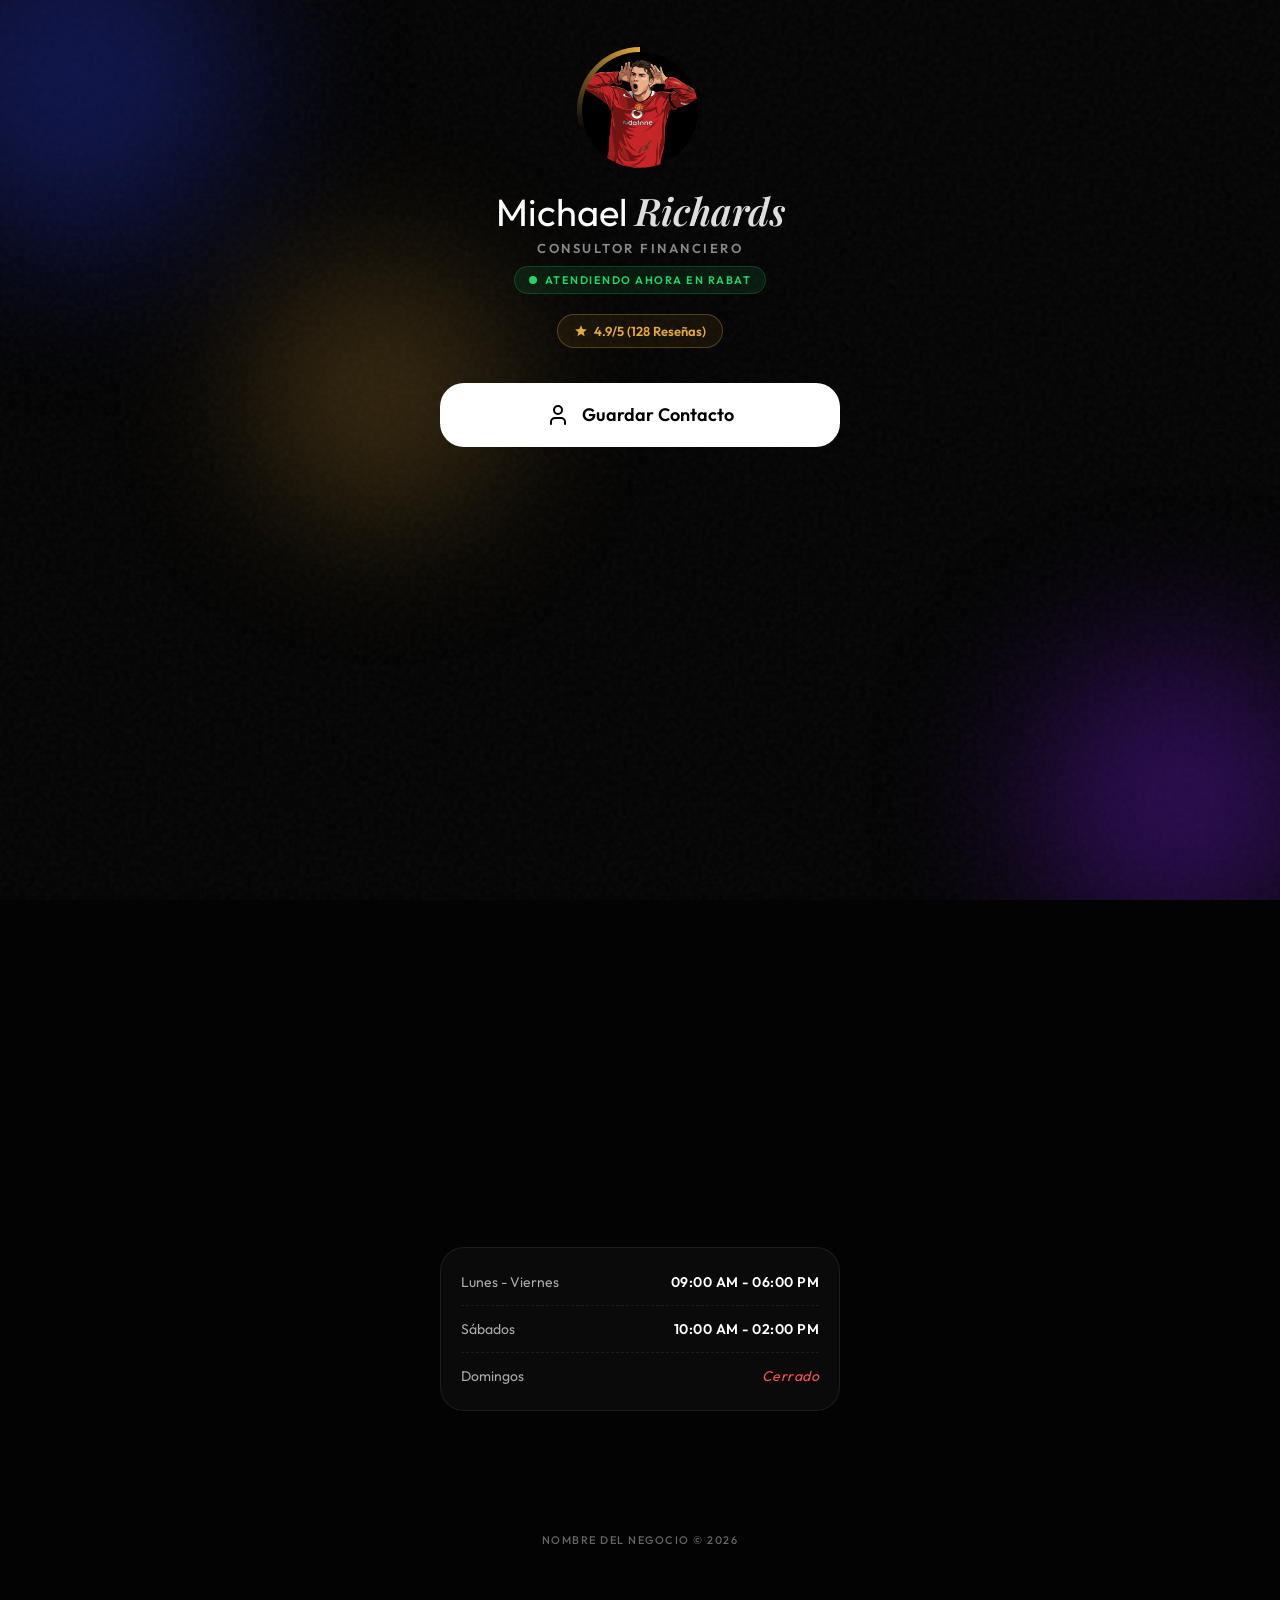
<file: cafe-luna/index.html>
<!DOCTYPE html>
<html lang="es">
<head>
    <meta charset="UTF-8">
    <meta name="viewport" content="width=device-width, initial-scale=1.0, maximum-scale=1.0, user-scalable=no">
    <meta name="robots" content="noindex, nofollow">
    <!-- ========================================== -->
    <!-- ✏️ INSERTA EL TÍTULO DE LA PÁGINA AQUÍ -->
    <title>Tarjeta Virtual VIP - Premium Edition</title>
    <!-- ========================================== -->

    <!-- FUENTES GOOGLE (Outfit para modernidad, Playfair Display para elegancia) -->
    <link rel="preconnect" href="https://fonts.googleapis.com">
    <link rel="preconnect" href="https://fonts.gstatic.com" crossorigin>
    <link href="https://fonts.googleapis.com/css2?family=Outfit:wght@300;400;500;600;800&family=Playfair+Display:ital,wght@1,600&display=swap" rel="stylesheet">

    <!-- CONEXIÓN AL ARCHIVO CSS EXTERNO -->
    <link rel="stylesheet" href="style.css">
</head>
<body>

    <!-- Degradados globales SVG -->
    <svg class="svg-defs">
        <defs>
            <radialGradient id="ig-gradient" r="150%" cx="30%" cy="107%">
                <stop stop-color="#fdf497" offset="0"></stop>
                <stop stop-color="#fd5949" offset="0.45"></stop>
                <stop stop-color="#d6249f" offset="0.6"></stop>
                <stop stop-color="#285AEB" offset="0.9"></stop>
            </radialGradient>
        </defs>
    </svg>

    

  <!-- Fondo Aura Líquida -->
    <div class="liquid-bg">
        <div class="blob blob-1"></div>
        <div class="blob blob-2"></div>
        <div class="blob blob-3"></div>
    </div>

    <div class="app-container">
        
        <!-- ========================================== -->
        <!-- 🧑‍💼 1. NUEVA CABECERA (Estilo Michael Richards) -->
        <!-- ========================================== -->
        <header class="profile-header">
            <!-- Logo con anillo perimetral -->
            <div class="logo-wrapper">
                <div class="logo-ring"></div>
                <!-- 🖼️ FOTO DEL CLIENTE: PONER la ruta de la foto -->
                <img src="assets/cristiano todod oidos.png" class="logo" alt="Logotipo del Cliente">
            </div>
            
            <!-- ✏️ NOMBRE (Sans-serif + Serif Itálica) -->
            <h1 class="name">Michael <span>Richards</span></h1>
            
            <!-- ✏️ CARGO -->
            <p class="role">Consultor Financiero</p>

            <!-- INDICADOR DE ESTADO el puntito verde -->
            <div class="live-status">
                <span class="pulse-dot"></span>
                Atendiendo ahora en Rabat
            </div>
            
            <!-- ⭐ ETIQUETA DE CONFIANZA -->
            <div class="trust-badge">
                <svg viewBox="0 0 24 24"><path d="M12 17.27L18.18 21l-1.64-7.03L22 9.24l-7.19-.61L12 2 9.19 8.63 2 9.24l5.46 4.73L5.82 21z"/></svg>
                4.9/5 (128 Reseñas)
            </div>
        </header>

        <!-- ========================================== -->
        <!-- 📥 2. BOTÓN PRINCIPAL -->
        <!-- ========================================== -->
        <div class="btn-wrapper">
            <a href="assets/contacto.vcf" download="contacto.vcf" class="btn-massive">
                <svg viewBox="0 0 24 24" stroke-linecap="round" stroke-linejoin="round">
                    <path d="M19 21v-2a4 4 0 0 0-4-4H9a4 4 0 0 0-4 4v2"></path>
                    <circle cx="12" cy="7" r="4"></circle>
                </svg>
                Guardar Contacto
            </a>
        </div>

        <!-- ========================================== -->
        <!-- 🍱 4. BENTO GRID (Contacto Rápido) -->
        <!-- ========================================== -->
        <h2 class="section-header">Contacto Rápido</h2>
        <div class="bento-grid">
            
            <!-- WHATSAPP -->
            <a href="https://wa.me/1234567890" target="_blank" class="bento-item bento-wa">
                <svg class="bento-icon-main" viewBox="0 0 24 24"><path fill="#25D366" d="M17.47 14.38c-.3-.15-1.76-.87-2.03-.97-.27-.1-.47-.15-.67.15-.2.3-.77.97-.94 1.16-.17.2-.35.22-.64.08-.3-.15-1.26-.46-2.4-1.48-.88-.79-1.48-1.76-1.65-2.06-.17-.3 0-.46.13-.61.13-.13.3-.35.45-.52.15-.17.2-.3.3-.5.1-.2.05-.37-.03-.52-.07-.15-.67-1.61-.92-2.21-.24-.58-.49-.5-.67-.51a12.8 12.8 0 00-.57-.01c-.2 0-.52.07-.79.37-.27.3-1.04 1.02-1.04 2.48 0 1.46 1.07 2.88 1.21 3.07.15.2 2.1 3.2 5.08 4.49.71.3 1.26.49 1.69.62.71.23 1.36.2 1.87.12.57-.09 1.76-.72 2.01-1.41.25-.7.25-1.29.17-1.41-.07-.12-.27-.2-.57-.35m-5.42 7.4h0a9.87 9.87 0 01-5.03-1.38l-.36-.21-3.74.98 1-3.65-.24-.37a9.86 9.86 0 01-1.51-5.26c0-5.45 4.44-9.88 9.89-9.88 2.64 0 5.12 1.03 6.99 2.9a9.82 9.82 0 012.89 6.99c0 5.45-4.44 9.88-9.88 9.88m8.41-18.3A11.82 11.82 0 0012.05 0C5.5 0 .16 5.34.16 11.89c0 2.1.55 4.14 1.59 5.95L.06 24l6.3-1.65a11.88 11.88 0 005.69 1.45h0c6.55 0 11.89-5.34 11.89-11.89a11.82 11.82 0 00-3.48-8.41z"/></svg>
                <svg class="bento-bg-icon" viewBox="0 0 24 24"><path fill="#FFF" d="M17.47 14.38c-.3-.15-1.76-.87-2.03-.97-.27-.1-.47-.15-.67.15-.2.3-.77.97-.94 1.16-.17.2-.35.22-.64.08-.3-.15-1.26-.46-2.4-1.48-.88-.79-1.48-1.76-1.65-2.06-.17-.3 0-.46.13-.61.13-.13.3-.35.45-.52.15-.17.2-.3.3-.5.1-.2.05-.37-.03-.52-.07-.15-.67-1.61-.92-2.21-.24-.58-.49-.5-.67-.51a12.8 12.8 0 00-.57-.01c-.2 0-.52.07-.79.37-.27.3-1.04 1.02-1.04 2.48 0 1.46 1.07 2.88 1.21 3.07.15.2 2.1 3.2 5.08 4.49.71.3 1.26.49 1.69.62.71.23 1.36.2 1.87.12.57-.09 1.76-.72 2.01-1.41.25-.7.25-1.29.17-1.41-.07-.12-.27-.2-.57-.35m-5.42 7.4h0a9.87 9.87 0 01-5.03-1.38l-.36-.21-3.74.98 1-3.65-.24-.37a9.86 9.86 0 01-1.51-5.26c0-5.45 4.44-9.88 9.89-9.88 2.64 0 5.12 1.03 6.99 2.9a9.82 9.82 0 012.89 6.99c0 5.45-4.44 9.88-9.88 9.88m8.41-18.3A11.82 11.82 0 0012.05 0C5.5 0 .16 5.34.16 11.89c0 2.1.55 4.14 1.59 5.95L.06 24l6.3-1.65a11.88 11.88 0 005.69 1.45h0c6.55 0 11.89-5.34 11.89-11.89a11.82 11.82 0 00-3.48-8.41z"/></svg>
                <div>
                    <h3 class="bento-title">WhatsApp</h3>
                    <p class="bento-sub">Charlemos</p>
                </div>
            </a>

            <!-- INSTAGRAM -->
            <a href="https://instagram.com" target="_blank" class="bento-item bento-ig">
                <svg class="bento-icon-main" viewBox="0 0 24 24"><path fill="url(#ig-gradient)" d="M12 2.163c3.204 0 3.584.012 4.85.07 3.252.148 4.771 1.691 4.919 4.919.058 1.265.069 1.645.069 4.849 0 3.205-.012 3.584-.069 4.849-.149 3.225-1.664 4.771-4.919 4.919-1.266.058-1.644.07-4.85.07-3.204 0-3.584-.012-4.849-.07-3.26-.149-4.771-1.699-4.919-4.92-.058-1.265-.07-1.644-.07-4.849 0-3.204.013-3.583.07-4.849.149-3.227 1.664-4.771 4.919-4.919 1.266-.057 1.645-.069 4.849-.069zM12 0C8.741 0 8.333.014 7.053.072 2.695.272.273 2.69.073 7.052.014 8.333 0 8.741 0 12c0 3.259.014 3.668.072 4.948.2 4.358 2.618 6.78 6.98 6.98C8.333 23.986 8.741 24 12 24c3.259 0 3.668-.014 4.948-.072 4.354-.2 6.782-2.618 6.979-6.98.059-1.28.073-1.689.073-4.948 0-3.259-.014-3.667-.072-4.947-.196-4.354-2.617-6.78-6.979-6.98C15.668.014 15.259 0 12 0zm0 5.838a6.162 6.162 0 100 12.324 6.162 6.162 0 000-12.324zM12 16a4 4 0 110-8 4 4 0 010 8zm6.406-11.845a1.44 1.44 0 100 2.881 1.44 1.44 0 000-2.881z"/></svg>
                <svg class="bento-bg-icon" viewBox="0 0 24 24"><path fill="#FFF" d="M12 2.163c3.204 0 3.584.012 4.85.07 3.252.148 4.771 1.691 4.919 4.919.058 1.265.069 1.645.069 4.849 0 3.205-.012 3.584-.069 4.849-.149 3.225-1.664 4.771-4.919 4.919-1.266.058-1.644.07-4.85.07-3.204 0-3.584-.012-4.849-.07-3.26-.149-4.771-1.699-4.919-4.92-.058-1.265-.07-1.644-.07-4.849 0-3.204.013-3.583.07-4.849.149-3.227 1.664-4.771 4.919-4.919 1.266-.057 1.645-.069 4.849-.069zM12 0C8.741 0 8.333.014 7.053.072 2.695.272.273 2.69.073 7.052.014 8.333 0 8.741 0 12c0 3.259.014 3.668.072 4.948.2 4.358 2.618 6.78 6.98 6.98C8.333 23.986 8.741 24 12 24c3.259 0 3.668-.014 4.948-.072 4.354-.2 6.782-2.618 6.979-6.98.059-1.28.073-1.689.073-4.948 0-3.259-.014-3.667-.072-4.947-.196-4.354-2.617-6.78-6.979-6.98C15.668.014 15.259 0 12 0zm0 5.838a6.162 6.162 0 100 12.324 6.162 6.162 0 000-12.324zM12 16a4 4 0 110-8 4 4 0 010 8zm6.406-11.845a1.44 1.44 0 100 2.881 1.44 1.44 0 000-2.881z"/></svg>
                <div>
                    <h3 class="bento-title">Instagram</h3>
                    <p class="bento-sub">@tu_usuario</p>
                </div>
            </a>

            <!-- SITIO WEB (Panorámico) -->
            <a href="https://tuweb.com" target="_blank" class="bento-item bento-web">
                <svg class="bento-icon-main" viewBox="0 0 24 24" fill="none" stroke="#285AEB" stroke-width="2" stroke-linecap="round" stroke-linejoin="round">
                    <circle cx="12" cy="12" r="10"></circle>
                    <path d="M12 2a15.3 15.3 0 0 1 4 10 15.3 15.3 0 0 1-4 10 15.3 15.3 0 0 1-4-10 15.3 15.3 0 0 1 4-10z"></path>
                    <path d="M2 12h20"></path>
                </svg>
                <svg class="bento-bg-icon" viewBox="0 0 24 24" fill="none" stroke="#FFF" stroke-width="1"><circle cx="12" cy="12" r="10"></circle><path d="M12 2a15.3 15.3 0 0 1 4 10 15.3 15.3 0 0 1-4 10 15.3 15.3 0 0 1-4-10 15.3 15.3 0 0 1 4-10z"></path><path d="M2 12h20"></path></svg>
                <div class="bento-text">
                    <h3 class="bento-title">Sitio Web Oficial</h3>
                    <p class="bento-sub">Visita nuestro portafolio →</p>
                </div>
            </a>

            <!-- TIKTOK -->
            <a href="https://tiktok.com/@tu_usuario" target="_blank" class="bento-item bento-tiktok">
                <svg class="bento-icon-main" viewBox="0 0 24 24" fill="#FFFFFF" style="filter: drop-shadow(2px 2px 0px #FE2C55) drop-shadow(-2px -2px 0px #25F4EE);">
                    <path d="M19.59 6.69a4.83 4.83 0 01-3.77-4.25V2h-3.45v13.67a2.89 2.89 0 01-5.2 1.74 2.89 2.89 0 012.31-4.64 2.93 2.93 0 01.88.13V9.4a6.84 6.84 0 00-1-.05A6.33 6.33 0 005 20.1a6.34 6.34 0 0010.86-4.43v-7a8.16 8.16 0 004.77 1.52v-3.4a4.85 4.85 0 01-1-.1z"/>
                </svg>
                <svg class="bento-bg-icon" viewBox="0 0 24 24" fill="#FFF"><path d="M19.59 6.69a4.83 4.83 0 01-3.77-4.25V2h-3.45v13.67a2.89 2.89 0 01-5.2 1.74 2.89 2.89 0 012.31-4.64 2.93 2.93 0 01.88.13V9.4a6.84 6.84 0 00-1-.05A6.33 6.33 0 005 20.1a6.34 6.34 0 0010.86-4.43v-7a8.16 8.16 0 004.77 1.52v-3.4a4.85 4.85 0 01-1-.1z"/></svg>
                <div>
                    <h3 class="bento-title">TikTok</h3>
                    <p class="bento-sub">Contenido viral</p>
                </div>
            </a>


         

            <!-- 📱 NUEVO CUADRO 7: COMPARTIR (MENÚ NATIVO DEL MÓVIL) -->
            <a href="#" onclick="if(navigator.share){ navigator.share({ title: 'Perfil Profesional', text: 'Te comparto este contacto:', url: window.location.href }); } else { window.open('https://api.whatsapp.com/send?text=Te%20comparto%20este%20contacto:%20' + window.location.href); } return false;" class="bento-item" style="animation-delay: 0.7s; aspect-ratio: 1; border: 1px dashed rgba(255,255,255,0.3); background: rgba(255,255,255,0.02);">
                
                <svg class="bento-icon-main" viewBox="0 0 24 24" fill="none" stroke="#FFF" stroke-width="1.5" stroke-linecap="round" stroke-linejoin="round">
                    <!-- Icono de Compartir estándar de iOS -->
                    <path d="M4 12v8a2 2 0 0 0 2 2h12a2 2 0 0 0 2-2v-8"></path>
                    <polyline points="16 6 12 2 8 6"></polyline>
                    <line x1="12" y1="2" x2="12" y2="15"></line>
                </svg>
                
                <svg class="bento-bg-icon" viewBox="0 0 24 24" fill="none" stroke="#FFF" stroke-width="1"><path d="M4 12v8a2 2 0 0 0 2 2h12a2 2 0 0 0 2-2v-8"></path><polyline points="16 6 12 2 8 6"></polyline></svg>
                
                <div>
                    <h3 class="bento-title">Compartir</h3>
                    <p class="bento-sub">Enviar Perfil</p>
                </div>
            </a>

            <!-- MAPA (Panorámico) -->
            <a href="https://maps.google.com" target="_blank" class="bento-item bento-map">
                <svg class="bento-icon-main" viewBox="0 0 24 24" fill="none" stroke="#EA4335" stroke-width="2" stroke-linecap="round" stroke-linejoin="round">
                    <path d="M21 10c0 7-9 13-9 13s-9-6-9-13a9 9 0 0 1 18 0z"></path>
                    <circle cx="12" cy="10" r="3"></circle>
                </svg>
                <svg class="bento-bg-icon" viewBox="0 0 24 24" fill="none" stroke="#FFF" stroke-width="2"><path d="M21 10c0 7-9 13-9 13s-9-6-9-13a9 9 0 0 1 18 0z"></path></svg>
                <div class="bento-text">
                    <h3 class="bento-title">Nuestra Oficina</h3>
                    <p class="bento-sub">Abrir en Google Maps →</p>
                </div>
            </a>

            <!-- CORREO (Panorámico) -->
            <a href="mailto:hola@ejemplo.com" class="bento-item bento-mail">
                <svg class="bento-icon-main" viewBox="0 0 24 24" fill="none" stroke="#F4B400" stroke-width="2" stroke-linecap="round" stroke-linejoin="round"><path d="M4 4h16c1.1 0 2 .9 2 2v12c0 1.1-.9 2-2 2H4c-1.1 0-2-.9-2-2V6c0-1.1.9-2 2-2z"></path><polyline points="22,6 12,13 2,6"></polyline></svg>
                <svg class="bento-bg-icon" viewBox="0 0 24 24" fill="none" stroke="#FFF" stroke-width="1"><path d="M4 4h16c1.1 0 2 .9 2 2v12c0 1.1-.9 2-2 2H4c-1.1 0-2-.9-2-2V6c0-1.1.9-2 2-2z"></path><polyline points="22,6 12,13 2,6"></polyline></svg>
                <div class="bento-text">
                    <h3 class="bento-title">Envíanos un Correo</h3>
                    <p class="bento-sub">hola@tuweb.com</p>
                </div>
            </a>

        </div>

        <!-- ========================================== -->
        <!-- 🕒 5. HORARIO DE ATENCIÓN (NUEVO) -->
        <!-- ========================================== -->
        <h2 class="section-header">Horario de Atención</h2>
        
        <div class="schedule-card">
            
            <!-- ✏️ DÍAS LABORABLES -->
            <div class="schedule-row">
                <span class="day">Lunes - Viernes</span>
                <span class="hours">09:00 AM - 06:00 PM</span>
            </div>
            
            <!-- ✏️ FINES DE SEMANA (SÁBADO) -->
            <div class="schedule-row">
                <span class="day">Sábados</span>
                <span class="hours">10:00 AM - 02:00 PM</span>
            </div>
            
            <!-- ✏️ CERRADO (Usa la clase "closed" para que se pinte rojo) -->
            <div class="schedule-row closed">
                <span class="day">Domingos</span>
                <span class="hours">Cerrado</span>
            </div>
        </div>

        <a href="#" style="grid-column: span 2; display: flex; flex-direction: row; align-items: center; cursor: default;" class="bento-item">
    <svg class="bento-icon-main" style="margin-bottom: 0; margin-right: 15px; width: 40px; height: 40px;" viewBox="0 0 24 24" fill="none" stroke="#FFFFFF" stroke-width="2"><path d="M5 12.55a11 11 0 0 1 14.08 0"></path><path d="M1.42 9a16 16 0 0 1 21.16 0"></path><path d="M8.53 16.11a6 6 0 0 1 6.95 0"></path><line x1="12" y1="20" x2="12.01" y2="20"></line></svg>
    <div class="bento-text" style="display: flex; flex-direction: column;">
        <h3 class="bento-title">Wi-Fi: CafeVIP_5G</h3>
        <p class="bento-sub">Contraseña: cafe12345</p>
    </div>
</a>

        <!-- ========================================== -->
        <!-- 📝 FOOTER / COPYRIGHT                      -->
        <!-- ========================================== -->
        <div class="footer-copy">Nombre del Negocio &copy; 2026</div>
    </div>
</body>
</html>
</file>
<file: cafe-luna/style.css>
/* ========================================== */
        /* 🎨 VARIABLES Y ENTORNO BASE */
        /* ========================================== */
        :root {
            --color-bg: #030303; /* Negro casi absoluto */
            --color-text: #FFFFFF;
            --color-glass: rgba(255, 255, 255, 0.03);
            --color-glass-border: rgba(255, 255, 255, 0.08);
            --color-gold: #E5A93C;
            --color-gold-bg: rgba(229, 169, 60, 0.08);
        }

        * {
            margin: 0;
            padding: 0;
            box-sizing: border-box;
            -webkit-tap-highlight-color: transparent; /* Evita el parpadeo azul en móviles */
        }
        body {
            font-family: 'Outfit', sans-serif;
            background-color: var(--color-bg);
            color: var(--color-text);
            display: flex;
            justify-content: center;
            min-height: 100vh;
            overflow-x: hidden;
            position: relative;
        }
        /* ========================================== */
        /* EFECTO A: TEXTURA MATTE TITANIUM (GRAIN)   */
        /* ========================================== */
 /* ========================================== */
        /* FONDO AURA LÍQUIDA (NIVEL APPLE)           */
        /* ========================================== */
        .liquid-bg {
            position: fixed; 
            top: 0; left: 0; 
            width: 100vw; height: 100vh;
            /* El z-index es -2 para que esté debajo de toda la web */
            z-index: 1; 
            overflow: hidden; 
            pointer-events: none;
        }

        .blob {
            position: absolute;
            border-radius: 50%;
            /* Filtro de desenfoque masivo para que parezca luz líquida */
            filter: blur(80px);
            opacity: 0.6; /* Aumentado para que brille más */
            animation: liquidMotion 20s infinite alternate cubic-bezier(0.4, 0, 0.2, 1);
        }

        .blob-1 {
            width: 350px; height: 350px;
            background: #1A237E; /* Zafiro Profundo */
            top: -100px; left: -100px;
        }

        .blob-2 {
            width: 300px; height: 300px;
            background: #4A148C; /* Amatista */
            bottom: -50px; right: -50px;
            animation-delay: -5s;
        }

        .blob-3 {
            width: 250px; height: 250px;
            background: var(--color-gold); /* Oro corporativo */
            top: 30%; left: 20%;
            opacity: 0.25; 
            animation-delay: -10s;
        }

        @keyframes liquidMotion {
            0% { transform: translate(0, 0) scale(1) rotate(0deg); }
            50% { transform: translate(60px, 120px) scale(1.3) rotate(180deg); }
            100% { transform: translate(-40px, 60px) scale(0.9) rotate(360deg); }
        }

        /* ========================================== */
        /* EFECTO A: TEXTURA MATTE TITANIUM (GRAIN)   */
        /* ========================================== */
        body::after {
            /* IMPORTANTE: Usamos ::after para poner la textura POR ENCIMA de las luces */
            content: "";
            position: fixed;
            top: 0; left: 0; width: 100vw; height: 100vh;
            background-image: url("data:image/svg+xml,%3Csvg viewBox='0 0 200 200' xmlns='http://www.w3.org/2000/svg'%3E%3Cfilter id='noiseFilter'%3E%3CfeTurbulence type='fractalNoise' baseFrequency='0.85' numOctaves='3' stitchTiles='stitch'/%3E%3C/filter%3E%3Crect width='100%25' height='100%25' filter='url(%23noiseFilter)'/%3E%3C/svg%3E");
            opacity: 0.05; 
            pointer-events: none; 
            z-index: -2; 
        }

        /* Contenedor Principal */
        .app-container {
            width: 100%;
            max-width: 440px; 
            padding: 50px 20px 60px 20px;
            display: flex;
            flex-direction: column;
            position: relative;
            z-index: 10;
        }

        /* ========================================== */
        /* 🧑‍💼 1. CABECERA CENTRADA (Estilo Michael Richards) */
        /* ========================================== */
        .profile-header {
            text-align: center;
            display: flex;
            flex-direction: column;
            align-items: center;
            margin-bottom: 35px;
            animation: slideUp 0.8s cubic-bezier(0.16, 1, 0.3, 1) forwards;
        }

        /* ========================================== */
        /* EFECTO 1: LUZ PERIMETRAL ROTATORIA */
        /* ========================================== */
        .logo-wrapper {
            position: relative;
            width: 120px; height: 120px;
            margin: 0 auto 20px auto;
            border-radius: 50%;
            display: flex;
            justify-content: center;
            align-items: center;
        }
        
        .logo-ring {
            position: absolute;
            top: -3px; left: -3px; right: -3px; bottom: -3px;
            border-radius: 50%;
            /* El gradiente que crea el "rayo de luz" */
            background: conic-gradient(from 0deg, transparent 70%, var(--color-gold) 100%);
            animation: spinLight 2.5s linear infinite;
            z-index: 1;
        }

        /* Máscara oscura para que la luz solo se vea en el borde */
        .logo-mask {
            position: absolute;
            inset: 2px;
            background: var(--color-bg);
            border-radius: 50%;
            z-index: 2;
        }
        
        .logo {
            width: 100%; height: 100%;
            border-radius: 50%;
            object-fit: cover;
            position: relative;
            z-index: 3;
            border: 2px solid transparent; 
        }

        @keyframes spinLight {
            0% { transform: rotate(0deg); }
            100% { transform: rotate(360deg); }
        }
        .name {
            font-size: 38px;
            font-weight: 400;
            line-height: 1.1;
            margin-bottom: 6px;
            color: #FFFFFF;
        }
        
        .name span {
            font-family: 'Playfair Display', serif;
            font-weight: 600;
            font-style: italic;
            color: #DDDDDD;
        }

        .role {
            font-size: 13px;
            color: #888888;
            letter-spacing: 2.5px;
            text-transform: uppercase;
            margin-bottom: 20px;
            font-weight: 600;
        }

        /* Etiqueta de Confianza Dorada */
        .trust-badge {
            display: inline-flex;
            align-items: center;
            gap: 6px;
            background: var(--color-gold-bg);
            border: 1px solid rgba(229, 169, 60, 0.3);
            padding: 8px 16px;
            border-radius: 30px;
            font-size: 13px;
            color: var(--color-gold);
            font-weight: 600;
        }
        .trust-badge svg { width: 14px; height: 14px; fill: var(--color-gold); }


     /* ========================================== */
        /* EFECTO 3: PULSO DE RADAR (Contenedor) */
        /* ========================================== */
        .btn-wrapper {
            position: relative;
            width: 100%;
            margin-bottom: 30px;
            animation: slideUp 0.8s cubic-bezier(0.16, 1, 0.3, 1) forwards;
            opacity: 0;
            animation-delay: 0.1s;
        }

        /* La onda de luz que se expande */
        .btn-wrapper::before {
            content: '';
            position: absolute;
            inset: 0;
            border-radius: 24px;
            box-shadow: 0 0 0 0 rgba(255, 255, 255, 0.4);
            animation: pulseWave 2s infinite cubic-bezier(0.66, 0, 0, 1);
            z-index: -1;
        }

        @keyframes pulseWave {
            0% { box-shadow: 0 0 0 0 rgba(255, 255, 255, 0.4); }
            100% { box-shadow: 0 0 0 20px rgba(255, 255, 255, 0); }
        }

        /* ========================================== */
        /* 📥 BOTÓN PRINCIPAL (Guardar Contacto) */
        /* ========================================== */
        .btn-massive {
            width: 100%;
            background: #FFFFFF;
            color: #000000;
            padding: 20px;
            border-radius: 24px;
            font-size: 18px;
            font-weight: 600;
            text-align: center;
            text-decoration: none;
            display: flex;
            justify-content: center;
            align-items: center;
            gap: 12px;
            position: relative;
            overflow: hidden;
            /* Transición suave para el release */
            transition: all 0.4s cubic-bezier(0.25, 1, 0.5, 1);
        }

        

        .btn-massive svg { width: 24px; height: 24px; fill: none; stroke: #000; stroke-width: 2; }

        /* ========================================== */
        /* 🛒 CARRUSEL DE SERVICIOS */
        /* ========================================== */
        .carousel-container {
            display: flex;
            overflow-x: auto;
            scroll-snap-type: x mandatory;
            gap: 12px;
            padding-bottom: 25px;
            /* Ocultar barra de scroll */
            scrollbar-width: none; 
            -ms-overflow-style: none;
            animation: slideUp 0.8s cubic-bezier(0.16, 1, 0.3, 1) forwards;
            opacity: 0;
            animation-delay: 0.2s;
        }
        .carousel-container::-webkit-scrollbar { display: none; }

        .carousel-card {
            min-width: 130px;
            background: linear-gradient(145deg, rgba(255,255,255,0.05) 0%, rgba(255,255,255,0.01) 100%);
            border: 1px solid var(--color-glass-border);
            border-radius: 20px;
            padding: 18px 15px;
            scroll-snap-align: start;
            display: flex;
            flex-direction: column;
            justify-content: center;
            align-items: center;
            text-align: center;
            transition: all 0.4s cubic-bezier(0.25, 1, 0.5, 1);
        }
        
        .carousel-icon {
            width: 36px; height: 36px;
            background: rgba(255,255,255,0.08);
            border-radius: 12px;
            display: flex; align-items: center; justify-content: center;
            margin-bottom: 12px;
        }
        .carousel-icon svg { width: 18px; height: 18px; stroke: #FFF; stroke-width: 2; fill: none; }
        .carousel-title { font-size: 13px; font-weight: 600; margin-bottom: 4px; color: #FFF; }
        .carousel-price { font-size: 11px; color: #25D366; font-weight: 800; letter-spacing: 0.5px; }


        /* ========================================== */
        /* 🍱 BENTO GRID (Con animación premium táctil) */
        /* ========================================== */
        .section-header {
            font-size: 12px;
            text-transform: uppercase;
            letter-spacing: 2px;
            color: #888;
            margin: 10px 0 12px 5px;
            font-weight: 600;
            animation: slideUp 0.8s cubic-bezier(0.16, 1, 0.3, 1) forwards;
            opacity: 0;
            animation-delay: 0.25s;
        }

        .bento-grid {
            display: grid;
            grid-template-columns: 1fr 1fr;
            gap: 15px;
        }
/* ========================================== */
        /* 1. ESTADO NORMAL (BENTO GRID) */
        /* ========================================== */
        .bento-item {
            background: var(--color-glass);
            border: 1px solid var(--color-glass-border);
            border-radius: 24px;
            text-decoration: none;
            color: white;
            padding: 20px;
            display: flex;
            flex-direction: column;
            justify-content: space-between;
            position: relative;
            overflow: hidden;
            opacity: 0;
            animation: slideUp 0.8s cubic-bezier(0.16, 1, 0.3, 1) forwards;
            
            /* Z-index explícito para asegurar que sea clicable */
            z-index: 10;
            cursor: pointer;
            
            /* Un rebote ligeramente elástico al soltar */
            transition: all 0.3s cubic-bezier(0.34, 1.56, 0.64, 1);
        }
/* ========================================== */
        /* 2. ESTADO PRESIONADO (EFECTO DESTELLO VIP) */
        /* ========================================== */
        
        /* A. Preparamos el rayo de luz (oculto a la izquierda) */
        .bento-item::after, 
        .carousel-card::after {
            content: '';
            position: absolute;
            top: 0; left: 0; width: 200%; height: 100%;
            /* El gradiente que simula el reflejo del cristal */
            background: linear-gradient(115deg, transparent 20%, rgba(255,255,255,0.4) 40%, transparent 60%);
            transform: translateX(-100%);
            z-index: 5;
            pointer-events: none;
        }

        /* B. La tarjeta: Clic sólido y elegante */
        .bento-item:active, 
        .carousel-card:active, 
        .btn-massive:active { 
            transform: scale(0.94) !important; 
            background: rgba(255, 255, 255, 0.08) !important; 
            border-color: rgba(255, 255, 255, 0.4) !important;
            transition: all 0.05s ease-in !important; 
        }

        /* C. LA MAGIA: El rayo de luz cruza la tarjeta a toda velocidad al tocar */
        .bento-item:active::after, 
        .carousel-card:active::after {
            transform: translateX(100%);
            transition: transform 0.35s ease-out;
        }

        /* Retrasos en cascada */
        .bento-wa { animation-delay: 0.3s; aspect-ratio: 1; }
        .bento-ig { animation-delay: 0.35s; aspect-ratio: 1; }
        .bento-web { animation-delay: 0.4s; grid-column: span 2; display: flex; flex-direction: row; align-items: center; } 
        .bento-tiktok { animation-delay: 0.45s; aspect-ratio: 1; }
        .bento-link { animation-delay: 0.5s; aspect-ratio: 1; }
        .bento-map { animation-delay: 0.55s; grid-column: span 2; display: flex; flex-direction: row; align-items: center; }
        .bento-mail { animation-delay: 0.6s; grid-column: span 2; display: flex; flex-direction: row; align-items: center; }

        /* Textos e Iconos del Bento */
        .bento-title { font-size: 16px; font-weight: 600; z-index: 2; }
        .bento-sub { font-size: 11px; color: #888; font-weight: 300; margin-top: 4px; z-index: 2; }
        .bento-icon-main { width: 32px; height: 32px; margin-bottom: auto; z-index: 2; }

        /* Marca de agua de fondo */
        .bento-bg-icon {
            position: absolute; right: -15px; bottom: -15px; width: 100px; height: 100px;
            opacity: 0.05; z-index: 1; transform: rotate(-15deg);
        }

        /* Ajustes Panorámicos */
        .bento-web .bento-icon-main, .bento-map .bento-icon-main, .bento-mail .bento-icon-main { 
            margin-bottom: 0; margin-right: 15px; width: 40px; height: 40px; 
        }
        .bento-web .bento-text, .bento-map .bento-text, .bento-mail .bento-text { display: flex; flex-direction: column; }
        .bento-web .bento-bg-icon, .bento-map .bento-bg-icon, .bento-mail .bento-bg-icon { 
            right: 10px; bottom: -30px; width: 120px; height: 120px; opacity: 0.03; 
        }
        /* ========================================== */
        
        @keyframes slideUp {
            0% { opacity: 0; transform: translateY(30px); }
            100% { opacity: 1; transform: translateY(0); }
        }
        
        .svg-defs { position: absolute; width: 0; height: 0; }

        /* ========================================== */
        /* 📜 ANIMACIONES DE SCROLL (Subir y Bajar)   */
        /* ========================================== */
        /* ========================================== */
        /* 📜 ANIMACIONES DE SCROLL (Solo navegadores compatibles) */
        /* ========================================== */
        @supports (animation-timeline: view()) {
            /* Desactivamos el slideUp inicial para que no peleen las animaciones */
            .bento-item, .carousel-container, .section-header {
                animation: none; 
                opacity: 0; /* Empiezan invisibles */
                
                /* Nueva animación atada al scroll */
                animation: scrollReveal linear both;
                animation-timeline: view();
                /* Empieza a aparecer cuando el 5% asoma, y termina cuando el 20% es visible */
                animation-range: entry 5% cover 20%; 
            }

            @keyframes scrollReveal {
                from {
                    opacity: 0;
                    transform: translateY(60px) scale(0.9);
                }
                to {
                    opacity: 1;
                    transform: translateY(0) scale(1);
                }
            }
        }

        /* ========================================== */
        /* 🕒 SECCIÓN DE HORARIO (NUEVO) */
        /* ========================================== */
        .schedule-card {
            background: var(--color-glass);
            border: 1px solid var(--color-glass-border);
            border-radius: 24px;
            padding: 25px 20px;
            margin-top: 5px;
            margin-bottom: 25px;
            opacity: 0;
            animation: slideUp 0.8s cubic-bezier(0.16, 1, 0.3, 1) forwards;
            animation-delay: 0.7s; /* Aparece justo después del Bento Grid */
        }

        .schedule-row {
            display: flex;
            justify-content: space-between;
            align-items: center;
            padding: 14px 0;
            border-bottom: 1px dashed rgba(255, 255, 255, 0.08);
            font-size: 14px;
        }

        /* Quitamos la línea punteada del último elemento para que se vea limpio */
        .schedule-row:last-child {
            border-bottom: none;
            padding-bottom: 0;
        }

        .schedule-row:first-child {
            padding-top: 0;
        }

        .schedule-row .day {
            color: #AAAAAA; /* Gris suave para los días */
            font-weight: 400;
            display: flex;
            align-items: center;
            gap: 8px;
        }

        .schedule-row .hours {
            color: #FFFFFF; /* Blanco brillante para la información crítica */
            font-weight: 600;
            letter-spacing: 0.5px;
        }

        /* Estado cerrado en rojo suave */
        .schedule-row.closed .hours {
            color: #FF5252;
            font-style: italic;
            font-weight: 400;
        }


        /* ========================================== */
        /* INDICADOR DE ESTADO EN VIVO (APP FEEL)     */
        /* ========================================== */
        .live-status {
            display: inline-flex;
            align-items: center;
            gap: 8px;
            background: rgba(37, 211, 102, 0.1);
            border: 1px solid rgba(37, 211, 102, 0.2);
            padding: 6px 14px;
            border-radius: 30px;
            color: #25D366;
            font-size: 11px;
            font-weight: 600;
            text-transform: uppercase;
            letter-spacing: 1.5px;
            margin-top: -10px;
            margin-bottom: 20px;
            animation: slideUp 0.8s cubic-bezier(0.16, 1, 0.3, 1) forwards;
        }

        .pulse-dot {
            width: 8px;
            height: 8px;
            background: #25D366;
            border-radius: 50%;
            /* El latido del punto verde */
            box-shadow: 0 0 0 0 rgba(37, 211, 102, 0.6);
            animation: pulseDot 2s infinite cubic-bezier(0.66, 0, 0, 1);
        }

        @keyframes pulseDot {
            0% { box-shadow: 0 0 0 0 rgba(37, 211, 102, 0.6); }
            70% { box-shadow: 0 0 0 10px rgba(37, 211, 102, 0); }
            100% { box-shadow: 0 0 0 0 rgba(37, 211, 102, 0); }
        }

        /* ========================================== */
        /* PIE DE PÁGINA (COPYRIGHT)                  */
        /* ========================================== */
        .footer-copy {
            text-align: center;
            font-size: 11px;
            color: #666666; /* Gris sutil para no distraer */
            margin-top: 15px;
            margin-bottom: 10px;
            letter-spacing: 1.5px;
            text-transform: uppercase;
            font-weight: 500;
            opacity: 0;
            animation: slideUp 0.8s cubic-bezier(0.16, 1, 0.3, 1) forwards;
            animation-delay: 0.8s; /* Aparece al final de todo */
        }
</file>
